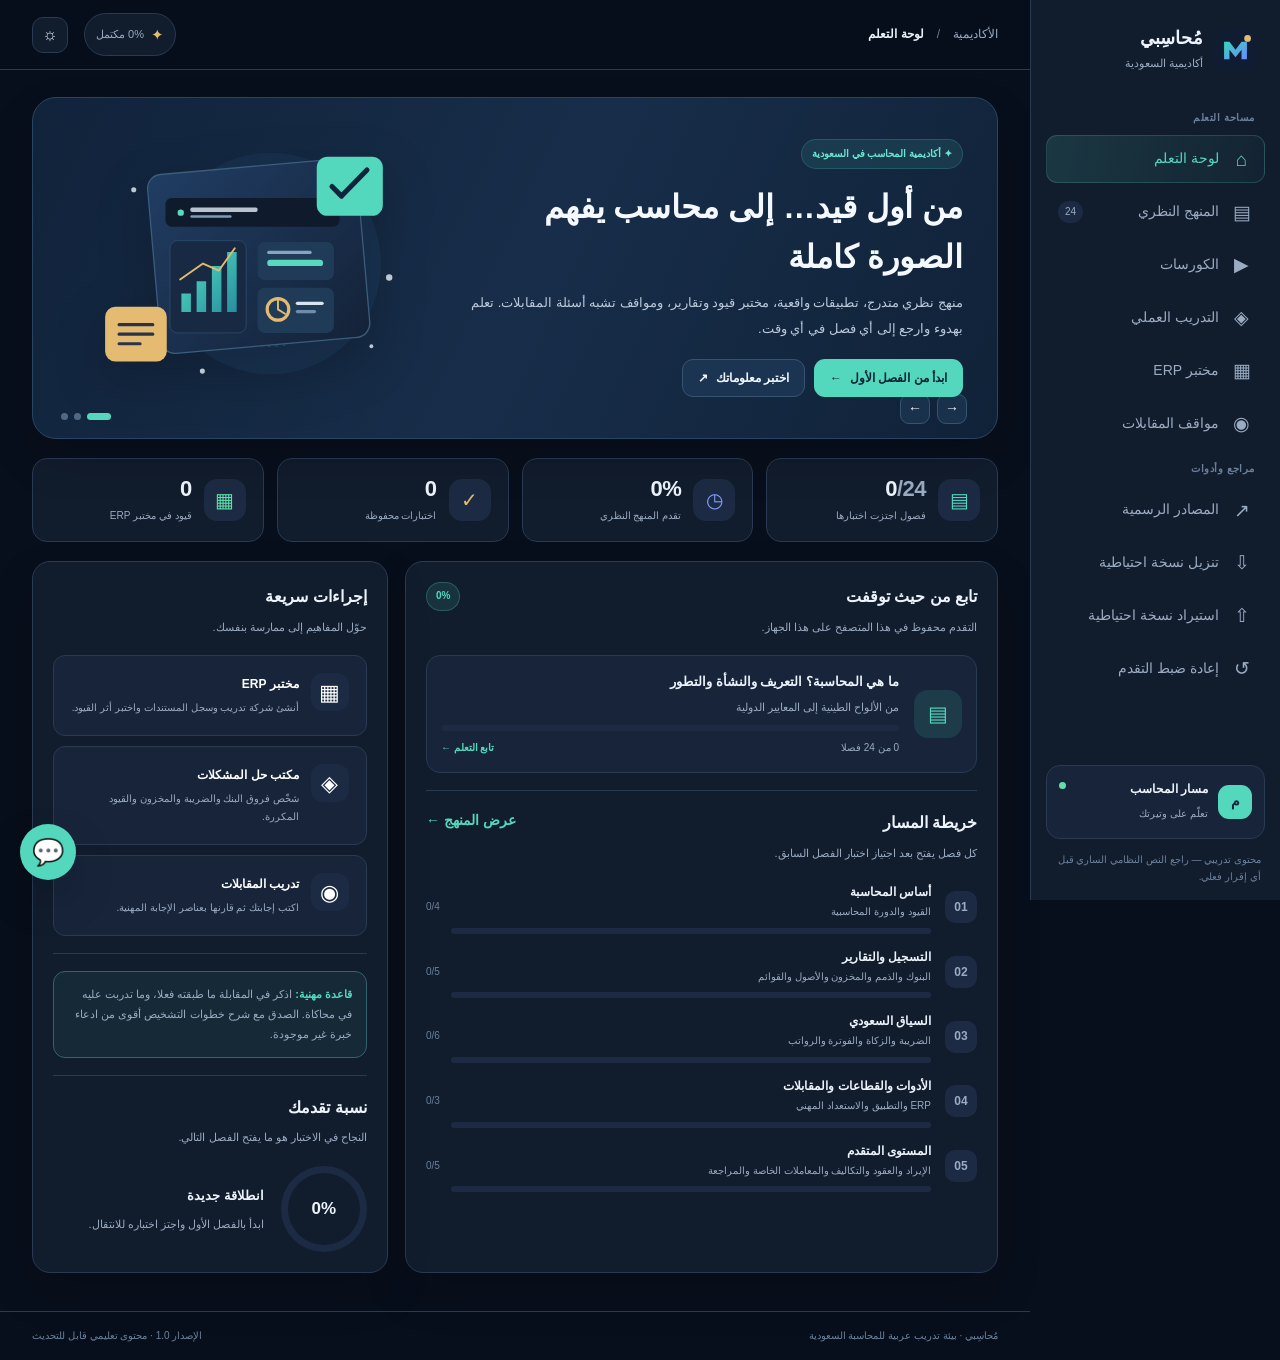
<file: index.html>
<!doctype html>
<html lang="ar" dir="rtl">
<head>
  <meta charset="utf-8">
  <meta name="viewport" content="width=device-width, initial-scale=1">
  <meta name="theme-color" content="#0b1120">
  <meta name="description" content="مُحاسِبي السعودية — مسار تعليمي تفاعلي للمحاسبة والضرائب والزكاة والتطبيق العملي في السعودية.">
  <title>مُحاسِبي | أكاديمية المحاسبة السعودية</title>
  <link rel="icon" href="assets/mark.svg" type="image/svg+xml">
  <link rel="stylesheet" href="styles.css">
  <link rel="stylesheet" href="extras.css">
</head>
<body>
  <div class="app-shell">
    <aside class="sidebar" id="sidebar">
      <a class="brand" href="#home" aria-label="مُحاسِبي — الرئيسية">
        <span class="brand-mark"><img src="assets/mark.svg" alt=""></span>
        <span><strong>مُحاسِبي</strong><small>أكاديمية السعودية</small></span>
      </a>
      <div class="sidebar-label">مساحة التعلم</div>
      <nav class="nav-list" aria-label="القائمة الرئيسية">
        <button class="nav-link active" data-view="home"><span class="nav-icon">⌂</span><span>لوحة التعلم</span></button>
        <button class="nav-link" data-view="theory"><span class="nav-icon">▤</span><span>المنهج النظري</span><span class="nav-count" id="theory-count">18</span></button>
        <button class="nav-link" data-view="courses"><span class="nav-icon">▶</span><span>الكورسات</span></button>
        <button class="nav-link" data-view="practice"><span class="nav-icon">◈</span><span>التدريب العملي</span></button>
        <button class="nav-link" data-view="erp"><span class="nav-icon">▦</span><span>مختبر ERP</span></button>
        <button class="nav-link" data-view="interview"><span class="nav-icon">◉</span><span>مواقف المقابلات</span></button>
      </nav>
      <div class="sidebar-label">مراجع وأدوات</div>
      <nav class="nav-list">
        <button class="nav-link" data-view="resources"><span class="nav-icon">↗</span><span>المصادر الرسمية</span></button>
        <button class="nav-link" data-action="export"><span class="nav-icon">⇩</span><span>تنزيل نسخة احتياطية</span></button>
        <button class="nav-link" data-action="import-backup"><span class="nav-icon">⇧</span><span>استيراد نسخة احتياطية</span></button>
        <button class="nav-link" data-action="reset"><span class="nav-icon">↺</span><span>إعادة ضبط التقدم</span></button>
      </nav>
      <div class="sidebar-bottom">
        <div class="profile-mini"><span class="profile-avatar">م</span><div><strong>مسار المحاسب</strong><small>تعلّم على وتيرتك</small></div><span class="online-dot"></span></div>
        <div class="sidebar-note">محتوى تدريبي — راجع النص النظامي الساري قبل أي إقرار فعلي.</div>
      </div>
    </aside>

    <main class="main-area">
      <header class="topbar">
        <div class="topbar-start">
          <button class="icon-button mobile-menu" id="mobile-menu" aria-label="فتح القائمة">☰</button>
          <div class="breadcrumb"><span>الأكاديمية</span><span class="crumb-sep">/</span><strong id="breadcrumb-current">لوحة التعلم</strong></div>
        </div>
        <div class="topbar-actions">
          <div class="streak"><span>✦</span><span id="top-progress">0% مكتمل</span></div>
          <button class="icon-button" id="theme-toggle" title="تبديل المظهر" aria-label="تبديل المظهر">☼</button>
        </div>
      </header>
      <div class="content-wrap" id="app-content" tabindex="-1">
        <section class="view active" id="view-home"></section>
        <section class="view" id="view-theory"></section>
        <section class="view" id="view-courses"></section>
        <section class="view" id="view-practice"></section>
        <section class="view" id="view-erp"></section>
        <section class="view" id="view-interview"></section>
        <section class="view" id="view-resources"></section>
      </div>
      <footer class="app-footer"><span>مُحاسِبي · بيئة تدريب عربية للمحاسبة السعودية</span><span>الإصدار 1.0 · محتوى تعليمي قابل للتحديث</span></footer>
    </main>
  </div>

  <div id="modal-root"></div>
  <div id="toast-region" class="toast-region" aria-live="polite"></div>
  <input type="file" id="import-backup" accept="application/json" hidden>
  <script src="content.js"></script>
  <script src="book-1.js"></script>
  <script src="app.js"></script>
  <script src="courses.js"></script>
  <script src="chat.js"></script>
</body>
</html>
</file>
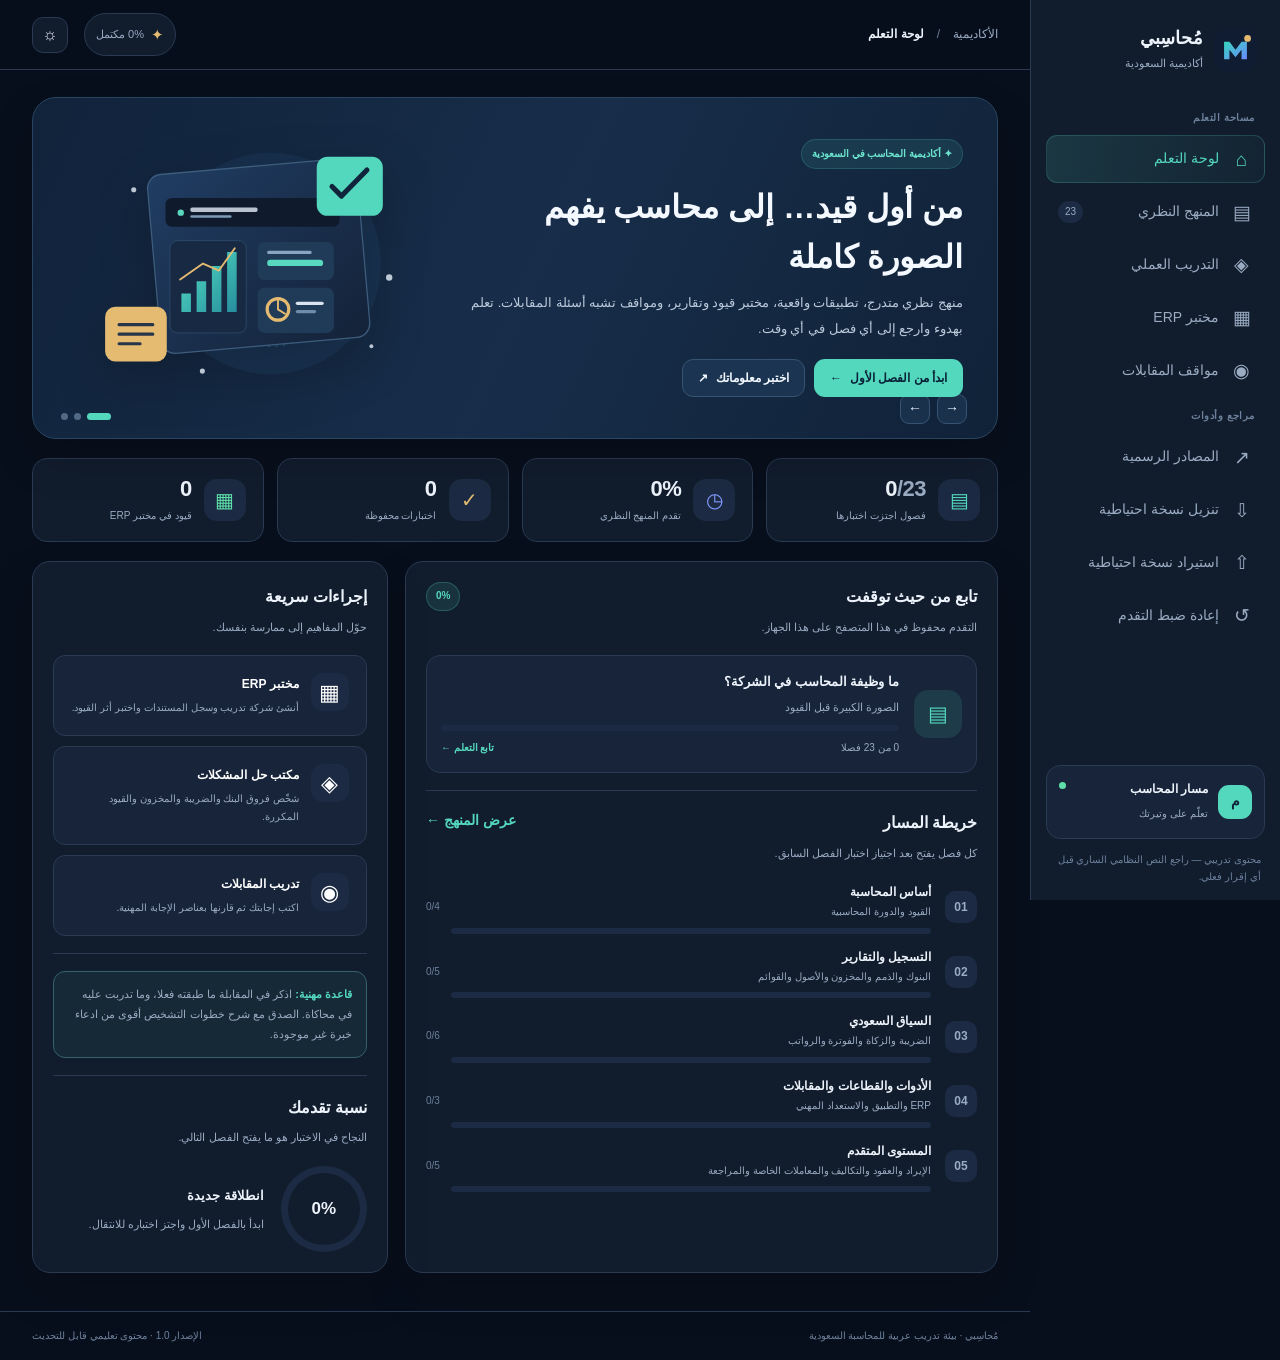
<file: muhasibi-saudi-site/index.html>
<!doctype html>
<html lang="ar" dir="rtl">
<head>
  <meta charset="utf-8">
  <meta name="viewport" content="width=device-width, initial-scale=1">
  <meta name="theme-color" content="#0b1120">
  <meta name="description" content="مُحاسِبي السعودية — مسار تعليمي تفاعلي للمحاسبة والضرائب والزكاة والتطبيق العملي في السعودية.">
  <title>مُحاسِبي | أكاديمية المحاسبة السعودية</title>
  <link rel="icon" href="assets/mark.svg" type="image/svg+xml">
  <link rel="stylesheet" href="styles.css">
</head>
<body>
  <div class="app-shell">
    <aside class="sidebar" id="sidebar">
      <a class="brand" href="#home" aria-label="مُحاسِبي — الرئيسية">
        <span class="brand-mark"><img src="assets/mark.svg" alt=""></span>
        <span><strong>مُحاسِبي</strong><small>أكاديمية السعودية</small></span>
      </a>
      <div class="sidebar-label">مساحة التعلم</div>
      <nav class="nav-list" aria-label="القائمة الرئيسية">
        <button class="nav-link active" data-view="home"><span class="nav-icon">⌂</span><span>لوحة التعلم</span></button>
        <button class="nav-link" data-view="theory"><span class="nav-icon">▤</span><span>المنهج النظري</span><span class="nav-count" id="theory-count">18</span></button>
        <button class="nav-link" data-view="practice"><span class="nav-icon">◈</span><span>التدريب العملي</span></button>
        <button class="nav-link" data-view="erp"><span class="nav-icon">▦</span><span>مختبر ERP</span></button>
        <button class="nav-link" data-view="interview"><span class="nav-icon">◉</span><span>مواقف المقابلات</span></button>
      </nav>
      <div class="sidebar-label">مراجع وأدوات</div>
      <nav class="nav-list">
        <button class="nav-link" data-view="resources"><span class="nav-icon">↗</span><span>المصادر الرسمية</span></button>
        <button class="nav-link" data-action="export"><span class="nav-icon">⇩</span><span>تنزيل نسخة احتياطية</span></button>
        <button class="nav-link" data-action="import-backup"><span class="nav-icon">⇧</span><span>استيراد نسخة احتياطية</span></button>
        <button class="nav-link" data-action="reset"><span class="nav-icon">↺</span><span>إعادة ضبط التقدم</span></button>
      </nav>
      <div class="sidebar-bottom">
        <div class="profile-mini"><span class="profile-avatar">م</span><div><strong>مسار المحاسب</strong><small>تعلّم على وتيرتك</small></div><span class="online-dot"></span></div>
        <div class="sidebar-note">محتوى تدريبي — راجع النص النظامي الساري قبل أي إقرار فعلي.</div>
      </div>
    </aside>

    <main class="main-area">
      <header class="topbar">
        <div class="topbar-start">
          <button class="icon-button mobile-menu" id="mobile-menu" aria-label="فتح القائمة">☰</button>
          <div class="breadcrumb"><span>الأكاديمية</span><span class="crumb-sep">/</span><strong id="breadcrumb-current">لوحة التعلم</strong></div>
        </div>
        <div class="topbar-actions">
          <div class="streak"><span>✦</span><span id="top-progress">0% مكتمل</span></div>
          <button class="icon-button" id="theme-toggle" title="تبديل المظهر" aria-label="تبديل المظهر">☼</button>
        </div>
      </header>
      <div class="content-wrap" id="app-content" tabindex="-1">
        <section class="view active" id="view-home"></section>
        <section class="view" id="view-theory"></section>
        <section class="view" id="view-practice"></section>
        <section class="view" id="view-erp"></section>
        <section class="view" id="view-interview"></section>
        <section class="view" id="view-resources"></section>
      </div>
      <footer class="app-footer"><span>مُحاسِبي · بيئة تدريب عربية للمحاسبة السعودية</span><span>الإصدار 1.0 · محتوى تعليمي قابل للتحديث</span></footer>
    </main>
  </div>

  <div id="modal-root"></div>
  <div id="toast-region" class="toast-region" aria-live="polite"></div>
  <input type="file" id="import-backup" accept="application/json" hidden>
  <script src="content.js"></script>
  <script src="app.js"></script>
</body>
</html>
</file>
<file: styles.css>
:root{--bg:#080f1c;--panel:#111c2d;--panel-2:#17243a;--panel-3:#1c2b43;--line:#293a52;--text:#edf3fb;--muted:#9aabc2;--faint:#6c809b;--teal:#54d8bd;--teal-2:#2ba993;--blue:#829bff;--gold:#e4ba71;--red:#ff7d8b;--green:#5fe0aa;--shadow:0 20px 45px rgba(0,0,0,.16);--radius:18px;--radius-sm:12px;--sidebar:250px;font-family:Tahoma,Arial,"Segoe UI",sans-serif;color-scheme:dark}
:root[data-theme="light"]{--bg:#f3f6fb;--panel:#fff;--panel-2:#f6f8fc;--panel-3:#edf2f9;--line:#dce4ef;--text:#17283e;--muted:#5d6f86;--faint:#8694a6;--teal:#167f71;--teal-2:#136a60;--blue:#4868d7;--gold:#956719;--red:#c44759;--green:#168c59;--shadow:0 14px 32px rgba(28,49,83,.08);color-scheme:light}
*{box-sizing:border-box}html{scroll-behavior:smooth}body{margin:0;background:var(--bg);color:var(--text);font:14px/1.85 Tahoma,Arial,"Segoe UI",sans-serif;min-height:100vh}button,input,select,textarea{font:inherit}button{cursor:pointer}a{color:var(--teal);text-decoration:none}a:hover{text-decoration:underline}button:focus-visible,a:focus-visible,input:focus-visible,select:focus-visible,textarea:focus-visible{outline:2px solid var(--teal);outline-offset:3px}button:disabled{opacity:.45;cursor:not-allowed}.app-shell{min-height:100vh}.sidebar{position:fixed;z-index:20;top:0;right:0;bottom:0;width:var(--sidebar);background:var(--panel);border-left:1px solid var(--line);display:flex;flex-direction:column;padding:20px 15px 15px;overflow-y:auto}.brand{display:flex;align-items:center;gap:11px;padding:7px 8px 23px;color:var(--text);text-decoration:none}.brand:hover{text-decoration:none}.brand-mark{width:43px;height:43px;display:grid;place-items:center;border-radius:14px;overflow:hidden}.brand-mark img{width:100%;height:100%}.brand strong{display:block;font-size:18px;line-height:1.3;letter-spacing:.2px}.brand small{display:block;color:var(--muted);font-size:11px;margin-top:3px}.sidebar-label{font-size:10px;color:var(--faint);letter-spacing:.6px;padding:12px 10px 8px;font-weight:800}.nav-list{display:grid;gap:5px}.nav-link{display:flex;align-items:center;gap:11px;text-align:right;border:1px solid transparent;background:transparent;color:var(--muted);padding:10px 11px;border-radius:11px;width:100%;transition:.2s}.nav-link:hover{background:var(--panel-2);color:var(--text)}.nav-link.active{background:linear-gradient(100deg,rgba(84,216,189,.15),rgba(84,216,189,.04));border-color:rgba(84,216,189,.2);color:var(--teal)}.nav-icon{font-size:19px;width:23px;text-align:center;color:inherit;line-height:1}.nav-link span:nth-child(2){flex:1}.nav-count{font-size:10px;color:var(--muted);background:var(--panel-3);padding:2px 7px;border-radius:99px}.sidebar-bottom{margin-top:auto;padding-top:25px}.profile-mini{display:flex;gap:10px;align-items:center;padding:12px;background:var(--panel-2);border:1px solid var(--line);border-radius:14px}.profile-avatar{width:34px;height:34px;border-radius:11px;display:grid;place-items:center;color:#0d2438;background:var(--teal);font-weight:900}.profile-mini strong{font-size:12px;display:block}.profile-mini small{font-size:10px;color:var(--muted)}.online-dot{width:7px;height:7px;background:var(--green);border-radius:50%;margin-right:auto;align-self:start;margin-top:4px}.sidebar-note{font-size:10px;line-height:1.7;color:var(--faint);padding:12px 4px 0}.main-area{margin-right:var(--sidebar);min-height:100vh;display:flex;flex-direction:column}.topbar{height:70px;border-bottom:1px solid var(--line);background:color-mix(in srgb,var(--bg) 87%,transparent);backdrop-filter:blur(14px);position:sticky;top:0;z-index:12;display:flex;justify-content:space-between;align-items:center;padding:0 32px}.topbar-start,.topbar-actions,.breadcrumb{display:flex;align-items:center;gap:13px}.breadcrumb{font-size:12px;color:var(--muted)}.breadcrumb strong{font-weight:700;color:var(--text)}.crumb-sep{color:var(--faint)}.topbar-actions{gap:16px}.streak{color:var(--muted);font-size:11px;display:flex;gap:7px;align-items:center;background:var(--panel);border:1px solid var(--line);padding:7px 11px;border-radius:99px}.streak span:first-child{color:var(--gold);font-size:15px}.icon-button{width:36px;height:36px;display:grid;place-items:center;background:var(--panel);border:1px solid var(--line);color:var(--text);border-radius:11px;font-size:17px;transition:.18s}.icon-button:hover{border-color:var(--teal);color:var(--teal)}.mobile-menu{display:none}.content-wrap{max-width:1550px;width:100%;margin:0 auto;padding:27px 32px 38px;flex:1}.view{display:none;animation:fadeIn .25s ease}.view.active{display:block}@keyframes fadeIn{from{opacity:.5;transform:translateY(5px)}to{opacity:1;transform:translateY(0)}}.app-footer{display:flex;justify-content:space-between;gap:20px;border-top:1px solid var(--line);padding:15px 32px;color:var(--faint);font-size:10px}
/* foundational elements */
.kicker{display:flex;align-items:center;gap:8px;color:var(--teal);font-size:11px;font-weight:800;letter-spacing:.4px}.kicker:before{content:"";width:17px;height:2px;background:var(--teal);border-radius:3px}.page-heading{display:flex;justify-content:space-between;align-items:flex-end;gap:20px;margin:3px 0 24px}.page-heading h1{font-size:27px;line-height:1.4;margin:7px 0 5px;letter-spacing:-.4px}.page-heading p{color:var(--muted);margin:0;max-width:760px;font-size:13px}.heading-actions{display:flex;gap:9px;flex-wrap:wrap}.btn{border:1px solid transparent;border-radius:11px;padding:9px 15px;font-weight:700;font-size:12px;transition:.18s;display:inline-flex;align-items:center;justify-content:center;gap:8px;line-height:1.5}.btn-primary{background:var(--teal);color:#082137}.btn-primary:hover{background:color-mix(in srgb,var(--teal) 82%,white);transform:translateY(-1px)}.btn-secondary{background:var(--panel-2);border-color:var(--line);color:var(--text)}.btn-secondary:hover{border-color:var(--teal);color:var(--teal)}.btn-ghost{background:transparent;color:var(--muted);border-color:var(--line)}.btn-danger{background:rgba(255,125,139,.12);border-color:rgba(255,125,139,.24);color:var(--red)}.btn-sm{padding:6px 10px;font-size:11px;border-radius:9px}.text-button{background:none;border:0;padding:0;color:var(--teal);font-weight:700}.surface{background:var(--panel);border:1px solid var(--line);border-radius:var(--radius);box-shadow:var(--shadow)}.surface-flat{background:var(--panel-2);border:1px solid var(--line);border-radius:var(--radius-sm)}.surface-pad{padding:20px}.section-title{font-size:16px;margin:0 0 5px;font-weight:800}.section-subtitle{font-size:11px;color:var(--muted);margin:0}.muted{color:var(--muted)}.faint{color:var(--faint)}.small{font-size:11px}.tiny{font-size:10px}.tag{display:inline-flex;align-items:center;gap:5px;font-size:10px;font-weight:700;border-radius:99px;padding:4px 9px;background:var(--panel-3);color:var(--muted);white-space:nowrap}.tag.teal{color:var(--teal);background:color-mix(in srgb,var(--teal) 12%,var(--panel));border:1px solid color-mix(in srgb,var(--teal) 25%,transparent)}.tag.gold{color:var(--gold);background:color-mix(in srgb,var(--gold) 12%,var(--panel))}.tag.red{color:var(--red);background:color-mix(in srgb,var(--red) 12%,var(--panel))}.tag.green{color:var(--green);background:color-mix(in srgb,var(--green) 12%,var(--panel))}.divider{border:0;border-top:1px solid var(--line);margin:17px 0}.empty-state{text-align:center;padding:38px 20px;color:var(--muted)}.empty-state .empty-icon{font-size:36px;color:var(--teal);margin-bottom:10px}.empty-state h3{color:var(--text);margin:5px 0}.empty-state p{max-width:460px;margin:0 auto 15px;font-size:12px}.grid{display:grid;gap:16px}.grid-2{grid-template-columns:repeat(2,minmax(0,1fr))}.grid-3{grid-template-columns:repeat(3,minmax(0,1fr))}.grid-4{grid-template-columns:repeat(4,minmax(0,1fr))}.split-layout{display:grid;grid-template-columns:minmax(0,1.5fr) minmax(270px,.8fr);gap:18px}.inline-note{padding:12px 14px;border:1px solid color-mix(in srgb,var(--gold) 33%,var(--line));background:color-mix(in srgb,var(--gold) 8%,var(--panel));border-radius:12px;color:var(--muted);font-size:11px}.inline-note strong{color:var(--gold)}.inline-note.info{background:color-mix(in srgb,var(--teal) 7%,var(--panel));border-color:color-mix(in srgb,var(--teal) 25%,var(--line))}.inline-note.info strong{color:var(--teal)}
/* home */
.hero-carousel{position:relative;min-height:330px;overflow:hidden;border-radius:24px;background:linear-gradient(115deg,#11233b 0%,#172d49 52%,#102238 100%);border:1px solid #284561;box-shadow:var(--shadow);display:grid;grid-template-columns:1.12fr .88fr;align-items:center;padding:30px 34px;margin-bottom:18px}.hero-copy{max-width:650px;position:relative;z-index:2}.hero-copy .hero-overline{display:inline-flex;gap:7px;align-items:center;color:#6ce3ce;background:rgba(84,216,189,.11);border:1px solid rgba(84,216,189,.19);border-radius:99px;padding:5px 10px;font-size:10px;font-weight:800}.hero-copy h1{font-size:32px;line-height:1.55;margin:14px 0 8px;color:#f4f8ff;max-width:600px}.hero-copy p{font-size:13px;color:#bbcadb;line-height:2;margin:0 0 17px;max-width:580px}.hero-actions{display:flex;gap:9px;flex-wrap:wrap}.hero-carousel .btn-secondary{background:#1b3451;border-color:#365472;color:#f2f8ff}.hero-visual{height:280px;display:flex;align-items:center;justify-content:center;position:relative}.hero-visual img{width:min(100%,440px);max-height:300px;object-fit:contain;filter:drop-shadow(0 18px 25px rgba(0,0,0,.2))}.slide-dots{position:absolute;bottom:18px;left:28px;display:flex;align-items:center;gap:6px}.slide-dot{border:0;width:7px;height:7px;border-radius:100px;padding:0;background:#516984}.slide-dot.active{width:24px;background:#54d8bd}.hero-arrows{display:flex;gap:7px;position:absolute;bottom:14px;right:30px}.hero-arrows button{width:30px;height:30px;border-radius:9px;border:1px solid #365472;background:#1a314c;color:#eaf4ff}.stats-row{display:grid;grid-template-columns:repeat(4,minmax(0,1fr));gap:13px;margin:19px 0}.stat-card{padding:16px 17px;border-radius:15px;background:var(--panel);border:1px solid var(--line);display:flex;align-items:center;gap:12px;min-width:0}.stat-icon{width:42px;height:42px;border-radius:13px;background:var(--panel-3);display:grid;place-items:center;font-size:20px;flex-shrink:0}.stat-card:nth-child(1) .stat-icon{color:var(--teal)}.stat-card:nth-child(2) .stat-icon{color:var(--blue)}.stat-card:nth-child(3) .stat-icon{color:var(--gold)}.stat-card:nth-child(4) .stat-icon{color:var(--green)}.stat-value{font-size:22px;font-weight:900;line-height:1.3;letter-spacing:-.5px}.stat-label{font-size:10px;color:var(--muted);margin-top:3px}.dashboard-grid{display:grid;grid-template-columns:minmax(0,1.25fr) minmax(300px,.75fr);gap:17px}.panel-head{display:flex;justify-content:space-between;align-items:flex-start;gap:15px;margin-bottom:18px}.continue-card{display:flex;gap:15px;align-items:center;padding:14px;background:var(--panel-2);border:1px solid var(--line);border-radius:14px}.continue-icon{width:48px;height:48px;flex-shrink:0;display:grid;place-items:center;border-radius:14px;background:rgba(84,216,189,.12);color:var(--teal);font-size:21px}.continue-card h3{font-size:13px;margin:0 0 3px}.continue-card p{font-size:11px;color:var(--muted);margin:0 0 8px}.progress-track{height:6px;background:var(--panel-3);border-radius:99px;overflow:hidden}.progress-track span{height:100%;display:block;background:linear-gradient(90deg,var(--teal),var(--blue));border-radius:inherit;transition:width .35s}.continue-meta{display:flex;justify-content:space-between;align-items:center;font-size:10px;color:var(--muted);gap:10px;margin-top:8px}.roadmap{display:grid;gap:12px}.roadmap-item{display:grid;grid-template-columns:35px 1fr auto;align-items:center;gap:11px}.roadmap-number{width:32px;height:32px;border-radius:10px;background:var(--panel-3);display:grid;place-items:center;color:var(--muted);font-size:12px;font-weight:800}.roadmap-item.done .roadmap-number{color:#09263b;background:var(--teal)}.roadmap-text strong{display:block;font-size:12px}.roadmap-text small{display:block;font-size:10px;color:var(--muted)}.roadmap-item .roadmap-status{font-size:10px;color:var(--faint)}.quick-cards{display:grid;grid-template-columns:repeat(3,minmax(0,1fr));gap:13px;margin-top:18px}.quick-card{padding:17px;display:flex;gap:12px;align-items:flex-start;transition:.2s}.quick-card:hover{transform:translateY(-2px);border-color:color-mix(in srgb,var(--teal) 45%,var(--line))}.quick-card-icon{font-size:22px;width:38px;height:38px;border-radius:12px;background:var(--panel-3);display:grid;place-items:center;flex-shrink:0}.quick-card h3{font-size:12px;margin:0 0 4px}.quick-card p{font-size:10px;color:var(--muted);margin:0}
/* course */
.course-layout{display:grid;grid-template-columns:295px minmax(0,1fr);gap:17px;align-items:start}.course-sidebar{position:sticky;top:91px;max-height:calc(100vh - 118px);overflow:auto;padding:14px}.course-sidebar-top{padding:7px 7px 15px}.course-sidebar-top h3{font-size:14px;margin:0 0 5px}.course-sidebar-top p{margin:0;color:var(--muted);font-size:10px}.course-search{width:100%;background:var(--bg);border:1px solid var(--line);color:var(--text);padding:9px 11px;border-radius:10px;margin:0 0 14px}.module-group-label{font-size:10px;color:var(--faint);font-weight:800;padding:12px 8px 7px}.module-link{width:100%;display:grid;grid-template-columns:27px 1fr 16px;gap:8px;align-items:center;text-align:right;background:transparent;color:var(--muted);border:1px solid transparent;padding:9px 8px;border-radius:10px;margin-bottom:3px}.module-link:hover{background:var(--panel-2);color:var(--text)}.module-link.active{background:rgba(84,216,189,.1);border-color:rgba(84,216,189,.18);color:var(--text)}.module-link.locked{opacity:.5}.module-n{width:25px;height:25px;border-radius:8px;background:var(--panel-3);display:grid;place-items:center;font-size:10px;font-weight:800}.module-link.done .module-n{background:var(--teal);color:#092539}.module-link.active .module-n{color:var(--teal);background:rgba(84,216,189,.13)}.module-title{font-size:11px;line-height:1.6}.module-status{font-size:12px;text-align:center}.lesson-main{min-width:0}.lesson-banner{padding:23px 25px;background:linear-gradient(115deg,rgba(84,216,189,.1),transparent 65%),var(--panel);border:1px solid var(--line);border-radius:18px;margin-bottom:16px;position:relative;overflow:hidden}.lesson-banner:after{content:"";position:absolute;left:-35px;top:-65px;width:190px;height:190px;border:1px solid rgba(84,216,189,.12);border-radius:50%;box-shadow:0 0 0 22px rgba(84,216,189,.025),0 0 0 45px rgba(84,216,189,.02);pointer-events:none}.lesson-banner h1{font-size:23px;line-height:1.5;margin:8px 0 6px}.lesson-banner p{font-size:12px;color:var(--muted);margin:0;max-width:760px}.lesson-meta{display:flex;gap:7px;flex-wrap:wrap;margin-top:14px}.lesson-section{padding:20px;margin-bottom:13px}.lesson-section h2{font-size:16px;margin:0 0 10px;display:flex;align-items:center;gap:9px}.lesson-section h2:before{content:"";width:4px;height:19px;border-radius:3px;background:var(--teal)}.lesson-section p{color:var(--muted);line-height:2.1;margin:0 0 10px;font-size:13px}.lesson-section p:last-child{margin-bottom:0}.lesson-example{padding:17px 19px;background:rgba(228,186,113,.07);border:1px solid rgba(228,186,113,.22);border-radius:14px;margin-bottom:14px}.lesson-example h3{font-size:12px;color:var(--gold);margin:0 0 6px}.lesson-example p{color:var(--muted);font-size:12px;margin:0;line-height:2}.goal-list{display:grid;gap:8px;margin-top:12px}.goal-item{display:flex;align-items:flex-start;gap:9px;color:var(--muted);font-size:11px}.goal-check{width:18px;height:18px;border-radius:6px;display:grid;place-items:center;background:var(--panel-3);color:var(--teal);flex-shrink:0;font-size:11px}.lesson-bottom{display:flex;justify-content:space-between;align-items:center;gap:12px;padding:15px 18px;background:var(--panel);border:1px solid var(--line);border-radius:14px;flex-wrap:wrap}.quiz-card{padding:19px;border:1px solid var(--line);background:var(--panel-2);border-radius:14px;margin-top:14px}.quiz-card h3{font-size:14px;margin:0 0 7px}.quiz-card p{font-size:11px;color:var(--muted);margin:0 0 12px}.lesson-lock{padding:35px 20px;text-align:center}.lesson-lock .lock-emoji{font-size:35px;color:var(--gold)}.lesson-lock h2{font-size:20px}.lesson-lock p{color:var(--muted);max-width:480px;margin:0 auto 16px;font-size:12px}
/* quiz dialog */
.modal-backdrop{position:fixed;z-index:50;inset:0;background:rgba(3,8,16,.76);backdrop-filter:blur(8px);display:grid;place-items:center;padding:20px}.modal{width:min(750px,100%);max-height:min(88vh,900px);overflow:auto;border:1px solid var(--line);background:var(--panel);border-radius:22px;box-shadow:0 40px 100px rgba(0,0,0,.35)}.modal-wide{width:min(1000px,100%)}.modal-head{display:flex;justify-content:space-between;align-items:flex-start;gap:15px;padding:21px 23px;border-bottom:1px solid var(--line);position:sticky;top:0;background:var(--panel);z-index:4}.modal-head h2{margin:4px 0;font-size:18px}.modal-head p{margin:0;color:var(--muted);font-size:11px}.modal-body{padding:22px}.modal-close{border:1px solid var(--line);background:var(--panel-2);color:var(--text);width:33px;height:33px;border-radius:9px;font-size:18px}.quiz-top{display:flex;justify-content:space-between;gap:12px;align-items:center;margin-bottom:20px}.quiz-progress{flex:1}.quiz-progress-label{display:flex;justify-content:space-between;color:var(--muted);font-size:10px;margin-bottom:6px}.timer{display:flex;align-items:center;gap:6px;font-weight:800;color:var(--gold);background:rgba(228,186,113,.1);border:1px solid rgba(228,186,113,.18);padding:8px 12px;border-radius:11px;min-width:82px;justify-content:center}.timer.urgent{color:var(--red);background:rgba(255,125,139,.1);border-color:rgba(255,125,139,.25)}.question-text{font-size:18px;font-weight:800;line-height:1.8;margin:0 0 17px}.quiz-options{display:grid;gap:10px}.quiz-option{display:flex;align-items:center;gap:12px;text-align:right;color:var(--text);background:var(--panel-2);border:1px solid var(--line);padding:13px 14px;border-radius:12px;width:100%;font-size:12px;transition:.15s}.quiz-option:hover:not(:disabled){border-color:var(--teal);background:color-mix(in srgb,var(--teal) 6%,var(--panel-2))}.quiz-option.selected{border-color:var(--teal);background:rgba(84,216,189,.1)}.option-letter{width:27px;height:27px;display:grid;place-items:center;border-radius:8px;background:var(--panel-3);color:var(--muted);font-size:11px;font-weight:800;flex-shrink:0}.quiz-option.selected .option-letter{background:var(--teal);color:#0a2738}.quiz-feedback{padding:13px;border-radius:12px;font-size:12px;margin-top:13px}.quiz-feedback.good{border:1px solid rgba(95,224,170,.22);background:rgba(95,224,170,.08);color:var(--green)}.quiz-feedback.bad{border:1px solid rgba(255,125,139,.22);background:rgba(255,125,139,.08);color:var(--red)}.quiz-controls{display:flex;justify-content:space-between;align-items:center;gap:12px;border-top:1px solid var(--line);margin-top:22px;padding-top:17px}.result-score{font-size:52px;font-weight:900;line-height:1.2;color:var(--teal);text-align:center}.result-ring{width:150px;height:150px;border-radius:50%;border:9px solid var(--panel-3);border-top-color:var(--teal);display:grid;place-items:center;margin:0 auto 18px}.result-ring strong{font-size:30px}.result-title{text-align:center;font-size:22px;margin:0 0 5px}.result-subtitle{text-align:center;color:var(--muted);font-size:12px;margin:0 auto 20px;max-width:480px}.review-list{display:grid;gap:8px;max-height:240px;overflow:auto}.review-item{padding:10px;border-radius:10px;background:var(--panel-2);font-size:11px}.review-item strong{display:block;margin-bottom:3px}.review-item .right-answer{color:var(--green)}.review-item .wrong-answer{color:var(--red)}
/* practice */
.practice-tabs,.erp-tabs{display:flex;gap:5px;background:var(--panel-2);padding:5px;border-radius:12px;border:1px solid var(--line);width:max-content;max-width:100%;overflow:auto;margin-bottom:17px}.tab-button{padding:8px 13px;border:0;background:transparent;color:var(--muted);border-radius:8px;font-size:11px;white-space:nowrap}.tab-button.active{background:var(--panel);box-shadow:0 2px 9px rgba(0,0,0,.08);color:var(--teal);font-weight:800}.case-grid{display:grid;grid-template-columns:repeat(2,minmax(0,1fr));gap:14px}.case-card{padding:18px;display:flex;flex-direction:column;gap:10px;min-width:0}.case-card-head{display:flex;align-items:flex-start;justify-content:space-between;gap:10px}.case-icon{width:43px;height:43px;border-radius:13px;background:var(--panel-3);display:grid;place-items:center;font-size:21px;flex-shrink:0}.case-card h3{margin:0;font-size:14px}.case-card p{margin:0;color:var(--muted);font-size:11px;line-height:1.9}.case-card .case-foot{margin-top:auto;padding-top:12px;display:flex;align-items:center;justify-content:space-between;gap:10px}.case-steps{display:grid;gap:10px}.case-step{display:grid;grid-template-columns:38px 1fr;gap:12px;padding:13px;border:1px solid var(--line);border-radius:12px;background:var(--panel-2)}.case-step-number{width:35px;height:35px;border-radius:10px;background:var(--panel-3);display:grid;place-items:center;color:var(--teal);font-weight:900}.case-step h4{font-size:12px;margin:0 0 4px}.case-step p{font-size:11px;color:var(--muted);margin:0}.interview-card{padding:18px}.interview-card h3{font-size:13px;margin:0 0 6px}.interview-card p{font-size:11px;color:var(--muted);margin:0 0 12px}.interview-answer{font-size:11px;background:var(--panel-2);border:1px solid var(--line);border-radius:11px;padding:12px;color:var(--text);line-height:2}
/* ERP */
.erp-company-bar{display:flex;align-items:center;justify-content:space-between;gap:12px;flex-wrap:wrap;padding:14px 16px;background:var(--panel);border:1px solid var(--line);border-radius:15px;margin-bottom:15px}.company-identity{display:flex;align-items:center;gap:11px}.company-logo{width:42px;height:42px;border-radius:12px;background:rgba(84,216,189,.13);color:var(--teal);display:grid;place-items:center;font-size:20px}.company-identity strong{display:block;font-size:12px}.company-identity small{display:block;color:var(--muted);font-size:10px}.erp-status{display:flex;gap:9px;flex-wrap:wrap;align-items:center}.erp-stat-grid{display:grid;grid-template-columns:repeat(4,minmax(0,1fr));gap:10px;margin:14px 0}.erp-stat{background:var(--panel-2);border:1px solid var(--line);border-radius:12px;padding:13px}.erp-stat span{display:block;color:var(--muted);font-size:10px}.erp-stat strong{font-size:20px;display:block;margin:4px 0;overflow-wrap:anywhere}.erp-stat small{font-size:9px;color:var(--faint)}.table-wrap{width:100%;overflow:auto;border:1px solid var(--line);border-radius:12px;background:var(--panel)}table{border-collapse:collapse;width:100%;min-width:600px;text-align:right;font-size:11px}th{background:var(--panel-2);font-weight:800;color:var(--muted);font-size:10px;white-space:nowrap}td,th{padding:11px 13px;border-bottom:1px solid var(--line);vertical-align:middle}tbody tr:last-child td{border-bottom:0}tbody tr:hover{background:color-mix(in srgb,var(--teal) 4%,var(--panel))}td.numeric,th.numeric{text-align:left;font-variant-numeric:tabular-nums;white-space:nowrap}.table-empty{padding:26px;text-align:center;color:var(--muted)}.table-actions{display:flex;gap:6px}.erp-panel{padding:18px}.erp-panel-head{display:flex;align-items:flex-start;justify-content:space-between;gap:12px;flex-wrap:wrap;margin-bottom:14px}.erp-panel-head h2{margin:0 0 3px;font-size:15px}.erp-panel-head p{margin:0;color:var(--muted);font-size:10px}.toolbar{display:flex;gap:7px;flex-wrap:wrap;align-items:center}.field{display:grid;gap:5px;min-width:0}.field label{font-size:10px;font-weight:800;color:var(--muted)}.field input,.field select,.field textarea,.search-field{background:var(--bg);border:1px solid var(--line);border-radius:9px;padding:9px 10px;color:var(--text);min-width:0;width:100%;font-size:11px}.field textarea{resize:vertical;min-height:75px}.field input::placeholder,.field textarea::placeholder{color:var(--faint)}.form-grid{display:grid;grid-template-columns:repeat(2,minmax(0,1fr));gap:12px}.form-grid-3{display:grid;grid-template-columns:repeat(3,minmax(0,1fr));gap:12px}.form-span-2{grid-column:span 2}.journal-line{display:grid;grid-template-columns:minmax(130px,2fr) minmax(100px,1fr) minmax(100px,1fr) 35px;gap:8px;align-items:end;margin-bottom:8px}.journal-line .remove-line{height:35px;border:1px solid var(--line);background:var(--panel-2);color:var(--red);border-radius:8px}.journal-totals{display:flex;justify-content:space-between;align-items:center;flex-wrap:wrap;gap:10px;margin-top:14px;padding:13px;border-radius:11px;background:var(--panel-2);font-size:11px}.journal-balance.ok{color:var(--green)}.journal-balance.bad{color:var(--red)}.account-pill{display:inline-flex;align-items:center;gap:5px;font-size:10px;padding:4px 7px;border-radius:6px;background:var(--panel-3);color:var(--muted)}.report-grid{display:grid;grid-template-columns:repeat(2,minmax(0,1fr));gap:15px}.report-card{padding:17px}.report-card h3{font-size:13px;margin:0 0 13px}.report-row{display:flex;justify-content:space-between;gap:14px;padding:8px 0;border-bottom:1px dashed var(--line);font-size:11px}.report-row:last-child{border-bottom:0}.report-row span:first-child{color:var(--muted)}.report-row strong{font-variant-numeric:tabular-nums;white-space:nowrap}.report-total{padding-top:11px;margin-top:3px;border-top:1px solid var(--line);font-weight:900}.report-total span:first-child{color:var(--text)}.balance-warning{padding:10px 12px;border-radius:10px;font-size:11px;margin-bottom:12px}.balance-warning.ok{color:var(--green);background:rgba(95,224,170,.08)}.balance-warning.bad{color:var(--red);background:rgba(255,125,139,.08)}.doc-card{padding:14px;border:1px solid var(--line);background:var(--panel-2);border-radius:13px}.doc-card h4{font-size:12px;margin:0 0 4px}.doc-card p{font-size:10px;color:var(--muted);margin:0;line-height:1.8}.doc-card .doc-head{display:flex;justify-content:space-between;gap:10px;align-items:flex-start}.doc-card .doc-amount{font-size:16px;font-weight:900;margin-top:9px}.doc-card .doc-amount small{font-size:10px;font-weight:500;color:var(--muted)}.docs-grid{display:grid;grid-template-columns:repeat(2,minmax(0,1fr));gap:10px}.erp-welcome{padding:30px;text-align:center;background:linear-gradient(140deg,rgba(84,216,189,.09),transparent 48%),var(--panel);border:1px solid var(--line);border-radius:20px}.erp-welcome img{width:min(240px,60%);max-height:150px;object-fit:contain;margin:0 auto 10px}.erp-welcome h2{font-size:22px;margin:0 0 7px}.erp-welcome p{max-width:640px;margin:0 auto 18px;color:var(--muted);font-size:12px}.source-grid{display:grid;grid-template-columns:repeat(2,minmax(0,1fr));gap:11px}.source-card{display:flex;align-items:flex-start;gap:12px;padding:15px;text-decoration:none;color:var(--text);background:var(--panel);border:1px solid var(--line);border-radius:13px;transition:.18s}.source-card:hover{border-color:var(--teal);transform:translateY(-1px);text-decoration:none}.source-icon{width:36px;height:36px;display:grid;place-items:center;border-radius:10px;background:var(--panel-3);color:var(--teal);flex-shrink:0}.source-card strong{display:block;font-size:12px;margin-bottom:3px}.source-card p{font-size:10px;color:var(--muted);margin:0;line-height:1.8}.source-meta{display:flex;gap:8px;align-items:center;margin-top:7px}.source-meta span{font-size:9px;color:var(--teal)}
/* interview */
.interview-hero{padding:25px;background:linear-gradient(120deg,rgba(130,155,255,.13),transparent 60%),var(--panel);border:1px solid var(--line);border-radius:19px;margin-bottom:16px}.interview-hero h1{font-size:25px;margin:7px 0}.interview-hero p{color:var(--muted);max-width:820px;font-size:12px;margin:0}.scenario-box{padding:20px;border:1px solid var(--line);border-radius:16px;background:var(--panel)}.scenario-box h3{font-size:15px;margin:0 0 8px}.scenario-box .prompt{font-size:13px;line-height:2;color:var(--text)}.answer-textarea{width:100%;min-height:130px;background:var(--bg);border:1px solid var(--line);border-radius:12px;color:var(--text);padding:13px;font-size:12px;line-height:2;resize:vertical}.rubric{display:grid;gap:7px;margin-top:12px}.rubric li{color:var(--muted);font-size:11px}.scenario-nav{display:flex;gap:8px;justify-content:space-between;margin-top:14px;flex-wrap:wrap}
@media(max-width:1200px){:root{--sidebar:225px}.content-wrap{padding:23px 22px}.topbar{padding:0 22px}.hero-copy h1{font-size:28px}.hero-visual img{width:350px}.course-layout{grid-template-columns:265px minmax(0,1fr)}.grid-4,.stats-row,.erp-stat-grid{grid-template-columns:repeat(2,minmax(0,1fr))}.dashboard-grid{grid-template-columns:1fr}.quick-cards{grid-template-columns:repeat(3,minmax(0,1fr))}}
@media(max-width:900px){.sidebar{transform:translateX(105%);transition:transform .25s;box-shadow:var(--shadow)}.sidebar.open{transform:translateX(0)}.main-area{margin-right:0}.mobile-menu{display:grid}.topbar{height:62px}.hero-carousel{grid-template-columns:1fr;min-height:430px;padding:25px}.hero-copy{max-width:100%}.hero-copy h1{font-size:27px}.hero-visual{position:absolute;left:-40px;bottom:5px;width:250px;height:180px;opacity:.28}.hero-visual img{width:100%}.slide-dots{left:auto;right:27px}.hero-arrows{right:auto;left:26px}.course-layout{grid-template-columns:1fr}.course-sidebar{position:static;max-height:unset}.course-sidebar .module-list-wrap{display:grid;grid-template-columns:repeat(2,minmax(0,1fr));gap:3px}.module-group-label{grid-column:1/-1}.lesson-main{grid-row:1}.split-layout{grid-template-columns:1fr}.source-grid{grid-template-columns:1fr}.app-footer{padding:14px 22px}}
@media(max-width:620px){.content-wrap{padding:17px 13px 25px}.topbar{padding:0 13px}.topbar-actions{gap:8px}.streak{padding:6px 8px}.breadcrumb{font-size:10px;gap:7px}.hero-carousel{padding:20px;min-height:450px}.hero-copy h1{font-size:24px}.hero-copy p{font-size:12px}.stats-row,.grid-4,.erp-stat-grid{grid-template-columns:repeat(2,minmax(0,1fr));gap:9px}.stat-card{padding:12px;gap:9px}.stat-icon{width:35px;height:35px;font-size:17px}.stat-value{font-size:19px}.quick-cards,.grid-3,.grid-2,.case-grid,.report-grid,.docs-grid,.source-grid{grid-template-columns:1fr}.page-heading{display:block}.page-heading h1{font-size:23px}.heading-actions{margin-top:13px}.course-sidebar .module-list-wrap{grid-template-columns:1fr}.lesson-banner{padding:19px}.lesson-banner h1{font-size:20px}.lesson-section{padding:16px}.lesson-section h2{font-size:14px}.lesson-section p{font-size:12px}.lesson-bottom{align-items:stretch}.lesson-bottom .btn{flex:1}.app-footer{padding:13px;display:block;line-height:2}.app-footer span{display:block}.form-grid,.form-grid-3{grid-template-columns:1fr}.form-span-2{grid-column:span 1}.journal-line{grid-template-columns:1fr 1fr 1fr 30px;gap:5px}.journal-line .field label{font-size:9px}.journal-line .field select,.journal-line .field input{padding:8px 5px;font-size:10px}.journal-line .remove-line{height:34px}.modal-backdrop{padding:10px}.modal{border-radius:17px}.modal-head,.modal-body{padding:16px}.question-text{font-size:16px}.quiz-option{padding:10px;font-size:11px}.page-heading p{font-size:12px}.erp-panel{padding:12px}.source-card{padding:12px}}
@media(prefers-reduced-motion:reduce){*,*:before,*:after{scroll-behavior:auto!important;animation-duration:.01ms!important;transition-duration:.01ms!important}}

/* feedback and progress ornaments */
.toast-region{position:fixed;z-index:100;left:20px;bottom:20px;display:grid;gap:8px;width:min(360px,calc(100vw - 32px));pointer-events:none}.toast{padding:12px 15px;border-radius:12px;border:1px solid var(--line);background:var(--panel);box-shadow:var(--shadow);font-size:12px;opacity:0;transform:translateY(10px);transition:.22s}.toast.show{opacity:1;transform:translateY(0)}.toast.success{border-right:4px solid var(--green)}.toast.error{border-right:4px solid var(--red)}.progress-orbit{width:86px;height:86px;border-radius:50%;background:conic-gradient(var(--teal) var(--p),var(--panel-3) 0);padding:7px;flex-shrink:0}.progress-orbit span{height:100%;width:100%;border-radius:50%;display:grid;place-items:center;background:var(--panel);font-weight:900;font-size:17px}.source-card:focus-visible{outline-offset:3px}
</file>
<file: extras.css>
.cr-grid{display:grid;grid-template-columns:repeat(auto-fill,minmax(300px,1fr));gap:16px;margin-top:16px}
.cr-card{background:var(--panel);border:1px solid var(--line);border-radius:var(--radius);padding:18px;margin:10px 0}.cr-card h3{margin:0 0 4px}.cr-card small{color:var(--muted)}
.bar{height:8px;background:var(--panel-3);border-radius:8px;overflow:hidden;margin:10px 0}.bar i{display:block;height:100%;background:linear-gradient(90deg,var(--teal-2),var(--teal));transition:width .4s}
.yt{position:relative;aspect-ratio:16/9;background:#000;border-radius:var(--radius);overflow:hidden;margin:14px 0}.yt iframe,.yt>div{position:absolute;inset:0;width:100%;height:100%}
.cr-lock{color:var(--gold)}.cr-opt{display:block;padding:8px 12px;border:1px solid var(--line);border-radius:10px;margin:6px 0;cursor:pointer}
.cr-in{background:var(--panel-2);color:var(--text);border:1px solid var(--line);border-radius:10px;padding:10px;font:inherit;min-width:260px}
.tm{float:left;background:var(--panel-3);color:var(--gold);padding:2px 14px;border-radius:20px;font-weight:700}
#cb{position:fixed;left:20px;bottom:20px;z-index:60;width:56px;height:56px;border-radius:50%;border:0;background:var(--teal);font-size:26px;cursor:pointer;box-shadow:var(--shadow)}
#cp{position:fixed;left:20px;bottom:88px;z-index:60;width:340px;max-width:calc(100vw - 40px);height:440px;max-height:70vh;display:flex;flex-direction:column;background:var(--panel);border:1px solid var(--line);border-radius:var(--radius);box-shadow:var(--shadow)}#cp[hidden]{display:none}
.ch{display:flex;justify-content:space-between;padding:12px 16px;border-bottom:1px solid var(--line)}.ch button{background:none;border:0;color:var(--text);font-size:20px;cursor:pointer}
#cm{flex:1;overflow:auto;padding:12px;display:flex;flex-direction:column;gap:8px}.m{padding:8px 12px;border-radius:12px;max-width:92%;font-size:14px;line-height:1.8}
.m.u{background:var(--teal-2);color:#fff;align-self:flex-start}.m.b{background:var(--panel-3);align-self:flex-end}.m button{color:var(--teal);cursor:pointer;background:none;border:0;padding:0;font:inherit}
#cf{display:flex;gap:6px;padding:10px;border-top:1px solid var(--line)}#cf input{flex:1;background:var(--panel-2);color:var(--text);border:1px solid var(--line);border-radius:10px;padding:8px;font:inherit;min-width:0}
#cf button{background:var(--teal);border:0;border-radius:10px;padding:0 14px;font:inherit;cursor:pointer}
</file>
<file: muhasibi-saudi-site/styles.css>
:root{--bg:#080f1c;--panel:#111c2d;--panel-2:#17243a;--panel-3:#1c2b43;--line:#293a52;--text:#edf3fb;--muted:#9aabc2;--faint:#6c809b;--teal:#54d8bd;--teal-2:#2ba993;--blue:#829bff;--gold:#e4ba71;--red:#ff7d8b;--green:#5fe0aa;--shadow:0 20px 45px rgba(0,0,0,.16);--radius:18px;--radius-sm:12px;--sidebar:250px;font-family:Tahoma,Arial,"Segoe UI",sans-serif;color-scheme:dark}
:root[data-theme="light"]{--bg:#f3f6fb;--panel:#fff;--panel-2:#f6f8fc;--panel-3:#edf2f9;--line:#dce4ef;--text:#17283e;--muted:#5d6f86;--faint:#8694a6;--teal:#167f71;--teal-2:#136a60;--blue:#4868d7;--gold:#956719;--red:#c44759;--green:#168c59;--shadow:0 14px 32px rgba(28,49,83,.08);color-scheme:light}
*{box-sizing:border-box}html{scroll-behavior:smooth}body{margin:0;background:var(--bg);color:var(--text);font:14px/1.85 Tahoma,Arial,"Segoe UI",sans-serif;min-height:100vh}button,input,select,textarea{font:inherit}button{cursor:pointer}a{color:var(--teal);text-decoration:none}a:hover{text-decoration:underline}button:focus-visible,a:focus-visible,input:focus-visible,select:focus-visible,textarea:focus-visible{outline:2px solid var(--teal);outline-offset:3px}button:disabled{opacity:.45;cursor:not-allowed}.app-shell{min-height:100vh}.sidebar{position:fixed;z-index:20;top:0;right:0;bottom:0;width:var(--sidebar);background:var(--panel);border-left:1px solid var(--line);display:flex;flex-direction:column;padding:20px 15px 15px;overflow-y:auto}.brand{display:flex;align-items:center;gap:11px;padding:7px 8px 23px;color:var(--text);text-decoration:none}.brand:hover{text-decoration:none}.brand-mark{width:43px;height:43px;display:grid;place-items:center;border-radius:14px;overflow:hidden}.brand-mark img{width:100%;height:100%}.brand strong{display:block;font-size:18px;line-height:1.3;letter-spacing:.2px}.brand small{display:block;color:var(--muted);font-size:11px;margin-top:3px}.sidebar-label{font-size:10px;color:var(--faint);letter-spacing:.6px;padding:12px 10px 8px;font-weight:800}.nav-list{display:grid;gap:5px}.nav-link{display:flex;align-items:center;gap:11px;text-align:right;border:1px solid transparent;background:transparent;color:var(--muted);padding:10px 11px;border-radius:11px;width:100%;transition:.2s}.nav-link:hover{background:var(--panel-2);color:var(--text)}.nav-link.active{background:linear-gradient(100deg,rgba(84,216,189,.15),rgba(84,216,189,.04));border-color:rgba(84,216,189,.2);color:var(--teal)}.nav-icon{font-size:19px;width:23px;text-align:center;color:inherit;line-height:1}.nav-link span:nth-child(2){flex:1}.nav-count{font-size:10px;color:var(--muted);background:var(--panel-3);padding:2px 7px;border-radius:99px}.sidebar-bottom{margin-top:auto;padding-top:25px}.profile-mini{display:flex;gap:10px;align-items:center;padding:12px;background:var(--panel-2);border:1px solid var(--line);border-radius:14px}.profile-avatar{width:34px;height:34px;border-radius:11px;display:grid;place-items:center;color:#0d2438;background:var(--teal);font-weight:900}.profile-mini strong{font-size:12px;display:block}.profile-mini small{font-size:10px;color:var(--muted)}.online-dot{width:7px;height:7px;background:var(--green);border-radius:50%;margin-right:auto;align-self:start;margin-top:4px}.sidebar-note{font-size:10px;line-height:1.7;color:var(--faint);padding:12px 4px 0}.main-area{margin-right:var(--sidebar);min-height:100vh;display:flex;flex-direction:column}.topbar{height:70px;border-bottom:1px solid var(--line);background:color-mix(in srgb,var(--bg) 87%,transparent);backdrop-filter:blur(14px);position:sticky;top:0;z-index:12;display:flex;justify-content:space-between;align-items:center;padding:0 32px}.topbar-start,.topbar-actions,.breadcrumb{display:flex;align-items:center;gap:13px}.breadcrumb{font-size:12px;color:var(--muted)}.breadcrumb strong{font-weight:700;color:var(--text)}.crumb-sep{color:var(--faint)}.topbar-actions{gap:16px}.streak{color:var(--muted);font-size:11px;display:flex;gap:7px;align-items:center;background:var(--panel);border:1px solid var(--line);padding:7px 11px;border-radius:99px}.streak span:first-child{color:var(--gold);font-size:15px}.icon-button{width:36px;height:36px;display:grid;place-items:center;background:var(--panel);border:1px solid var(--line);color:var(--text);border-radius:11px;font-size:17px;transition:.18s}.icon-button:hover{border-color:var(--teal);color:var(--teal)}.mobile-menu{display:none}.content-wrap{max-width:1550px;width:100%;margin:0 auto;padding:27px 32px 38px;flex:1}.view{display:none;animation:fadeIn .25s ease}.view.active{display:block}@keyframes fadeIn{from{opacity:.5;transform:translateY(5px)}to{opacity:1;transform:translateY(0)}}.app-footer{display:flex;justify-content:space-between;gap:20px;border-top:1px solid var(--line);padding:15px 32px;color:var(--faint);font-size:10px}
/* foundational elements */
.kicker{display:flex;align-items:center;gap:8px;color:var(--teal);font-size:11px;font-weight:800;letter-spacing:.4px}.kicker:before{content:"";width:17px;height:2px;background:var(--teal);border-radius:3px}.page-heading{display:flex;justify-content:space-between;align-items:flex-end;gap:20px;margin:3px 0 24px}.page-heading h1{font-size:27px;line-height:1.4;margin:7px 0 5px;letter-spacing:-.4px}.page-heading p{color:var(--muted);margin:0;max-width:760px;font-size:13px}.heading-actions{display:flex;gap:9px;flex-wrap:wrap}.btn{border:1px solid transparent;border-radius:11px;padding:9px 15px;font-weight:700;font-size:12px;transition:.18s;display:inline-flex;align-items:center;justify-content:center;gap:8px;line-height:1.5}.btn-primary{background:var(--teal);color:#082137}.btn-primary:hover{background:color-mix(in srgb,var(--teal) 82%,white);transform:translateY(-1px)}.btn-secondary{background:var(--panel-2);border-color:var(--line);color:var(--text)}.btn-secondary:hover{border-color:var(--teal);color:var(--teal)}.btn-ghost{background:transparent;color:var(--muted);border-color:var(--line)}.btn-danger{background:rgba(255,125,139,.12);border-color:rgba(255,125,139,.24);color:var(--red)}.btn-sm{padding:6px 10px;font-size:11px;border-radius:9px}.text-button{background:none;border:0;padding:0;color:var(--teal);font-weight:700}.surface{background:var(--panel);border:1px solid var(--line);border-radius:var(--radius);box-shadow:var(--shadow)}.surface-flat{background:var(--panel-2);border:1px solid var(--line);border-radius:var(--radius-sm)}.surface-pad{padding:20px}.section-title{font-size:16px;margin:0 0 5px;font-weight:800}.section-subtitle{font-size:11px;color:var(--muted);margin:0}.muted{color:var(--muted)}.faint{color:var(--faint)}.small{font-size:11px}.tiny{font-size:10px}.tag{display:inline-flex;align-items:center;gap:5px;font-size:10px;font-weight:700;border-radius:99px;padding:4px 9px;background:var(--panel-3);color:var(--muted);white-space:nowrap}.tag.teal{color:var(--teal);background:color-mix(in srgb,var(--teal) 12%,var(--panel));border:1px solid color-mix(in srgb,var(--teal) 25%,transparent)}.tag.gold{color:var(--gold);background:color-mix(in srgb,var(--gold) 12%,var(--panel))}.tag.red{color:var(--red);background:color-mix(in srgb,var(--red) 12%,var(--panel))}.tag.green{color:var(--green);background:color-mix(in srgb,var(--green) 12%,var(--panel))}.divider{border:0;border-top:1px solid var(--line);margin:17px 0}.empty-state{text-align:center;padding:38px 20px;color:var(--muted)}.empty-state .empty-icon{font-size:36px;color:var(--teal);margin-bottom:10px}.empty-state h3{color:var(--text);margin:5px 0}.empty-state p{max-width:460px;margin:0 auto 15px;font-size:12px}.grid{display:grid;gap:16px}.grid-2{grid-template-columns:repeat(2,minmax(0,1fr))}.grid-3{grid-template-columns:repeat(3,minmax(0,1fr))}.grid-4{grid-template-columns:repeat(4,minmax(0,1fr))}.split-layout{display:grid;grid-template-columns:minmax(0,1.5fr) minmax(270px,.8fr);gap:18px}.inline-note{padding:12px 14px;border:1px solid color-mix(in srgb,var(--gold) 33%,var(--line));background:color-mix(in srgb,var(--gold) 8%,var(--panel));border-radius:12px;color:var(--muted);font-size:11px}.inline-note strong{color:var(--gold)}.inline-note.info{background:color-mix(in srgb,var(--teal) 7%,var(--panel));border-color:color-mix(in srgb,var(--teal) 25%,var(--line))}.inline-note.info strong{color:var(--teal)}
/* home */
.hero-carousel{position:relative;min-height:330px;overflow:hidden;border-radius:24px;background:linear-gradient(115deg,#11233b 0%,#172d49 52%,#102238 100%);border:1px solid #284561;box-shadow:var(--shadow);display:grid;grid-template-columns:1.12fr .88fr;align-items:center;padding:30px 34px;margin-bottom:18px}.hero-copy{max-width:650px;position:relative;z-index:2}.hero-copy .hero-overline{display:inline-flex;gap:7px;align-items:center;color:#6ce3ce;background:rgba(84,216,189,.11);border:1px solid rgba(84,216,189,.19);border-radius:99px;padding:5px 10px;font-size:10px;font-weight:800}.hero-copy h1{font-size:32px;line-height:1.55;margin:14px 0 8px;color:#f4f8ff;max-width:600px}.hero-copy p{font-size:13px;color:#bbcadb;line-height:2;margin:0 0 17px;max-width:580px}.hero-actions{display:flex;gap:9px;flex-wrap:wrap}.hero-carousel .btn-secondary{background:#1b3451;border-color:#365472;color:#f2f8ff}.hero-visual{height:280px;display:flex;align-items:center;justify-content:center;position:relative}.hero-visual img{width:min(100%,440px);max-height:300px;object-fit:contain;filter:drop-shadow(0 18px 25px rgba(0,0,0,.2))}.slide-dots{position:absolute;bottom:18px;left:28px;display:flex;align-items:center;gap:6px}.slide-dot{border:0;width:7px;height:7px;border-radius:100px;padding:0;background:#516984}.slide-dot.active{width:24px;background:#54d8bd}.hero-arrows{display:flex;gap:7px;position:absolute;bottom:14px;right:30px}.hero-arrows button{width:30px;height:30px;border-radius:9px;border:1px solid #365472;background:#1a314c;color:#eaf4ff}.stats-row{display:grid;grid-template-columns:repeat(4,minmax(0,1fr));gap:13px;margin:19px 0}.stat-card{padding:16px 17px;border-radius:15px;background:var(--panel);border:1px solid var(--line);display:flex;align-items:center;gap:12px;min-width:0}.stat-icon{width:42px;height:42px;border-radius:13px;background:var(--panel-3);display:grid;place-items:center;font-size:20px;flex-shrink:0}.stat-card:nth-child(1) .stat-icon{color:var(--teal)}.stat-card:nth-child(2) .stat-icon{color:var(--blue)}.stat-card:nth-child(3) .stat-icon{color:var(--gold)}.stat-card:nth-child(4) .stat-icon{color:var(--green)}.stat-value{font-size:22px;font-weight:900;line-height:1.3;letter-spacing:-.5px}.stat-label{font-size:10px;color:var(--muted);margin-top:3px}.dashboard-grid{display:grid;grid-template-columns:minmax(0,1.25fr) minmax(300px,.75fr);gap:17px}.panel-head{display:flex;justify-content:space-between;align-items:flex-start;gap:15px;margin-bottom:18px}.continue-card{display:flex;gap:15px;align-items:center;padding:14px;background:var(--panel-2);border:1px solid var(--line);border-radius:14px}.continue-icon{width:48px;height:48px;flex-shrink:0;display:grid;place-items:center;border-radius:14px;background:rgba(84,216,189,.12);color:var(--teal);font-size:21px}.continue-card h3{font-size:13px;margin:0 0 3px}.continue-card p{font-size:11px;color:var(--muted);margin:0 0 8px}.progress-track{height:6px;background:var(--panel-3);border-radius:99px;overflow:hidden}.progress-track span{height:100%;display:block;background:linear-gradient(90deg,var(--teal),var(--blue));border-radius:inherit;transition:width .35s}.continue-meta{display:flex;justify-content:space-between;align-items:center;font-size:10px;color:var(--muted);gap:10px;margin-top:8px}.roadmap{display:grid;gap:12px}.roadmap-item{display:grid;grid-template-columns:35px 1fr auto;align-items:center;gap:11px}.roadmap-number{width:32px;height:32px;border-radius:10px;background:var(--panel-3);display:grid;place-items:center;color:var(--muted);font-size:12px;font-weight:800}.roadmap-item.done .roadmap-number{color:#09263b;background:var(--teal)}.roadmap-text strong{display:block;font-size:12px}.roadmap-text small{display:block;font-size:10px;color:var(--muted)}.roadmap-item .roadmap-status{font-size:10px;color:var(--faint)}.quick-cards{display:grid;grid-template-columns:repeat(3,minmax(0,1fr));gap:13px;margin-top:18px}.quick-card{padding:17px;display:flex;gap:12px;align-items:flex-start;transition:.2s}.quick-card:hover{transform:translateY(-2px);border-color:color-mix(in srgb,var(--teal) 45%,var(--line))}.quick-card-icon{font-size:22px;width:38px;height:38px;border-radius:12px;background:var(--panel-3);display:grid;place-items:center;flex-shrink:0}.quick-card h3{font-size:12px;margin:0 0 4px}.quick-card p{font-size:10px;color:var(--muted);margin:0}
/* course */
.course-layout{display:grid;grid-template-columns:295px minmax(0,1fr);gap:17px;align-items:start}.course-sidebar{position:sticky;top:91px;max-height:calc(100vh - 118px);overflow:auto;padding:14px}.course-sidebar-top{padding:7px 7px 15px}.course-sidebar-top h3{font-size:14px;margin:0 0 5px}.course-sidebar-top p{margin:0;color:var(--muted);font-size:10px}.course-search{width:100%;background:var(--bg);border:1px solid var(--line);color:var(--text);padding:9px 11px;border-radius:10px;margin:0 0 14px}.module-group-label{font-size:10px;color:var(--faint);font-weight:800;padding:12px 8px 7px}.module-link{width:100%;display:grid;grid-template-columns:27px 1fr 16px;gap:8px;align-items:center;text-align:right;background:transparent;color:var(--muted);border:1px solid transparent;padding:9px 8px;border-radius:10px;margin-bottom:3px}.module-link:hover{background:var(--panel-2);color:var(--text)}.module-link.active{background:rgba(84,216,189,.1);border-color:rgba(84,216,189,.18);color:var(--text)}.module-link.locked{opacity:.5}.module-n{width:25px;height:25px;border-radius:8px;background:var(--panel-3);display:grid;place-items:center;font-size:10px;font-weight:800}.module-link.done .module-n{background:var(--teal);color:#092539}.module-link.active .module-n{color:var(--teal);background:rgba(84,216,189,.13)}.module-title{font-size:11px;line-height:1.6}.module-status{font-size:12px;text-align:center}.lesson-main{min-width:0}.lesson-banner{padding:23px 25px;background:linear-gradient(115deg,rgba(84,216,189,.1),transparent 65%),var(--panel);border:1px solid var(--line);border-radius:18px;margin-bottom:16px;position:relative;overflow:hidden}.lesson-banner:after{content:"";position:absolute;left:-35px;top:-65px;width:190px;height:190px;border:1px solid rgba(84,216,189,.12);border-radius:50%;box-shadow:0 0 0 22px rgba(84,216,189,.025),0 0 0 45px rgba(84,216,189,.02);pointer-events:none}.lesson-banner h1{font-size:23px;line-height:1.5;margin:8px 0 6px}.lesson-banner p{font-size:12px;color:var(--muted);margin:0;max-width:760px}.lesson-meta{display:flex;gap:7px;flex-wrap:wrap;margin-top:14px}.lesson-section{padding:20px;margin-bottom:13px}.lesson-section h2{font-size:16px;margin:0 0 10px;display:flex;align-items:center;gap:9px}.lesson-section h2:before{content:"";width:4px;height:19px;border-radius:3px;background:var(--teal)}.lesson-section p{color:var(--muted);line-height:2.1;margin:0 0 10px;font-size:13px}.lesson-section p:last-child{margin-bottom:0}.lesson-example{padding:17px 19px;background:rgba(228,186,113,.07);border:1px solid rgba(228,186,113,.22);border-radius:14px;margin-bottom:14px}.lesson-example h3{font-size:12px;color:var(--gold);margin:0 0 6px}.lesson-example p{color:var(--muted);font-size:12px;margin:0;line-height:2}.goal-list{display:grid;gap:8px;margin-top:12px}.goal-item{display:flex;align-items:flex-start;gap:9px;color:var(--muted);font-size:11px}.goal-check{width:18px;height:18px;border-radius:6px;display:grid;place-items:center;background:var(--panel-3);color:var(--teal);flex-shrink:0;font-size:11px}.lesson-bottom{display:flex;justify-content:space-between;align-items:center;gap:12px;padding:15px 18px;background:var(--panel);border:1px solid var(--line);border-radius:14px;flex-wrap:wrap}.quiz-card{padding:19px;border:1px solid var(--line);background:var(--panel-2);border-radius:14px;margin-top:14px}.quiz-card h3{font-size:14px;margin:0 0 7px}.quiz-card p{font-size:11px;color:var(--muted);margin:0 0 12px}.lesson-lock{padding:35px 20px;text-align:center}.lesson-lock .lock-emoji{font-size:35px;color:var(--gold)}.lesson-lock h2{font-size:20px}.lesson-lock p{color:var(--muted);max-width:480px;margin:0 auto 16px;font-size:12px}
/* quiz dialog */
.modal-backdrop{position:fixed;z-index:50;inset:0;background:rgba(3,8,16,.76);backdrop-filter:blur(8px);display:grid;place-items:center;padding:20px}.modal{width:min(750px,100%);max-height:min(88vh,900px);overflow:auto;border:1px solid var(--line);background:var(--panel);border-radius:22px;box-shadow:0 40px 100px rgba(0,0,0,.35)}.modal-wide{width:min(1000px,100%)}.modal-head{display:flex;justify-content:space-between;align-items:flex-start;gap:15px;padding:21px 23px;border-bottom:1px solid var(--line);position:sticky;top:0;background:var(--panel);z-index:4}.modal-head h2{margin:4px 0;font-size:18px}.modal-head p{margin:0;color:var(--muted);font-size:11px}.modal-body{padding:22px}.modal-close{border:1px solid var(--line);background:var(--panel-2);color:var(--text);width:33px;height:33px;border-radius:9px;font-size:18px}.quiz-top{display:flex;justify-content:space-between;gap:12px;align-items:center;margin-bottom:20px}.quiz-progress{flex:1}.quiz-progress-label{display:flex;justify-content:space-between;color:var(--muted);font-size:10px;margin-bottom:6px}.timer{display:flex;align-items:center;gap:6px;font-weight:800;color:var(--gold);background:rgba(228,186,113,.1);border:1px solid rgba(228,186,113,.18);padding:8px 12px;border-radius:11px;min-width:82px;justify-content:center}.timer.urgent{color:var(--red);background:rgba(255,125,139,.1);border-color:rgba(255,125,139,.25)}.question-text{font-size:18px;font-weight:800;line-height:1.8;margin:0 0 17px}.quiz-options{display:grid;gap:10px}.quiz-option{display:flex;align-items:center;gap:12px;text-align:right;color:var(--text);background:var(--panel-2);border:1px solid var(--line);padding:13px 14px;border-radius:12px;width:100%;font-size:12px;transition:.15s}.quiz-option:hover:not(:disabled){border-color:var(--teal);background:color-mix(in srgb,var(--teal) 6%,var(--panel-2))}.quiz-option.selected{border-color:var(--teal);background:rgba(84,216,189,.1)}.option-letter{width:27px;height:27px;display:grid;place-items:center;border-radius:8px;background:var(--panel-3);color:var(--muted);font-size:11px;font-weight:800;flex-shrink:0}.quiz-option.selected .option-letter{background:var(--teal);color:#0a2738}.quiz-feedback{padding:13px;border-radius:12px;font-size:12px;margin-top:13px}.quiz-feedback.good{border:1px solid rgba(95,224,170,.22);background:rgba(95,224,170,.08);color:var(--green)}.quiz-feedback.bad{border:1px solid rgba(255,125,139,.22);background:rgba(255,125,139,.08);color:var(--red)}.quiz-controls{display:flex;justify-content:space-between;align-items:center;gap:12px;border-top:1px solid var(--line);margin-top:22px;padding-top:17px}.result-score{font-size:52px;font-weight:900;line-height:1.2;color:var(--teal);text-align:center}.result-ring{width:150px;height:150px;border-radius:50%;border:9px solid var(--panel-3);border-top-color:var(--teal);display:grid;place-items:center;margin:0 auto 18px}.result-ring strong{font-size:30px}.result-title{text-align:center;font-size:22px;margin:0 0 5px}.result-subtitle{text-align:center;color:var(--muted);font-size:12px;margin:0 auto 20px;max-width:480px}.review-list{display:grid;gap:8px;max-height:240px;overflow:auto}.review-item{padding:10px;border-radius:10px;background:var(--panel-2);font-size:11px}.review-item strong{display:block;margin-bottom:3px}.review-item .right-answer{color:var(--green)}.review-item .wrong-answer{color:var(--red)}
/* practice */
.practice-tabs,.erp-tabs{display:flex;gap:5px;background:var(--panel-2);padding:5px;border-radius:12px;border:1px solid var(--line);width:max-content;max-width:100%;overflow:auto;margin-bottom:17px}.tab-button{padding:8px 13px;border:0;background:transparent;color:var(--muted);border-radius:8px;font-size:11px;white-space:nowrap}.tab-button.active{background:var(--panel);box-shadow:0 2px 9px rgba(0,0,0,.08);color:var(--teal);font-weight:800}.case-grid{display:grid;grid-template-columns:repeat(2,minmax(0,1fr));gap:14px}.case-card{padding:18px;display:flex;flex-direction:column;gap:10px;min-width:0}.case-card-head{display:flex;align-items:flex-start;justify-content:space-between;gap:10px}.case-icon{width:43px;height:43px;border-radius:13px;background:var(--panel-3);display:grid;place-items:center;font-size:21px;flex-shrink:0}.case-card h3{margin:0;font-size:14px}.case-card p{margin:0;color:var(--muted);font-size:11px;line-height:1.9}.case-card .case-foot{margin-top:auto;padding-top:12px;display:flex;align-items:center;justify-content:space-between;gap:10px}.case-steps{display:grid;gap:10px}.case-step{display:grid;grid-template-columns:38px 1fr;gap:12px;padding:13px;border:1px solid var(--line);border-radius:12px;background:var(--panel-2)}.case-step-number{width:35px;height:35px;border-radius:10px;background:var(--panel-3);display:grid;place-items:center;color:var(--teal);font-weight:900}.case-step h4{font-size:12px;margin:0 0 4px}.case-step p{font-size:11px;color:var(--muted);margin:0}.interview-card{padding:18px}.interview-card h3{font-size:13px;margin:0 0 6px}.interview-card p{font-size:11px;color:var(--muted);margin:0 0 12px}.interview-answer{font-size:11px;background:var(--panel-2);border:1px solid var(--line);border-radius:11px;padding:12px;color:var(--text);line-height:2}
/* ERP */
.erp-company-bar{display:flex;align-items:center;justify-content:space-between;gap:12px;flex-wrap:wrap;padding:14px 16px;background:var(--panel);border:1px solid var(--line);border-radius:15px;margin-bottom:15px}.company-identity{display:flex;align-items:center;gap:11px}.company-logo{width:42px;height:42px;border-radius:12px;background:rgba(84,216,189,.13);color:var(--teal);display:grid;place-items:center;font-size:20px}.company-identity strong{display:block;font-size:12px}.company-identity small{display:block;color:var(--muted);font-size:10px}.erp-status{display:flex;gap:9px;flex-wrap:wrap;align-items:center}.erp-stat-grid{display:grid;grid-template-columns:repeat(4,minmax(0,1fr));gap:10px;margin:14px 0}.erp-stat{background:var(--panel-2);border:1px solid var(--line);border-radius:12px;padding:13px}.erp-stat span{display:block;color:var(--muted);font-size:10px}.erp-stat strong{font-size:20px;display:block;margin:4px 0;overflow-wrap:anywhere}.erp-stat small{font-size:9px;color:var(--faint)}.table-wrap{width:100%;overflow:auto;border:1px solid var(--line);border-radius:12px;background:var(--panel)}table{border-collapse:collapse;width:100%;min-width:600px;text-align:right;font-size:11px}th{background:var(--panel-2);font-weight:800;color:var(--muted);font-size:10px;white-space:nowrap}td,th{padding:11px 13px;border-bottom:1px solid var(--line);vertical-align:middle}tbody tr:last-child td{border-bottom:0}tbody tr:hover{background:color-mix(in srgb,var(--teal) 4%,var(--panel))}td.numeric,th.numeric{text-align:left;font-variant-numeric:tabular-nums;white-space:nowrap}.table-empty{padding:26px;text-align:center;color:var(--muted)}.table-actions{display:flex;gap:6px}.erp-panel{padding:18px}.erp-panel-head{display:flex;align-items:flex-start;justify-content:space-between;gap:12px;flex-wrap:wrap;margin-bottom:14px}.erp-panel-head h2{margin:0 0 3px;font-size:15px}.erp-panel-head p{margin:0;color:var(--muted);font-size:10px}.toolbar{display:flex;gap:7px;flex-wrap:wrap;align-items:center}.field{display:grid;gap:5px;min-width:0}.field label{font-size:10px;font-weight:800;color:var(--muted)}.field input,.field select,.field textarea,.search-field{background:var(--bg);border:1px solid var(--line);border-radius:9px;padding:9px 10px;color:var(--text);min-width:0;width:100%;font-size:11px}.field textarea{resize:vertical;min-height:75px}.field input::placeholder,.field textarea::placeholder{color:var(--faint)}.form-grid{display:grid;grid-template-columns:repeat(2,minmax(0,1fr));gap:12px}.form-grid-3{display:grid;grid-template-columns:repeat(3,minmax(0,1fr));gap:12px}.form-span-2{grid-column:span 2}.journal-line{display:grid;grid-template-columns:minmax(130px,2fr) minmax(100px,1fr) minmax(100px,1fr) 35px;gap:8px;align-items:end;margin-bottom:8px}.journal-line .remove-line{height:35px;border:1px solid var(--line);background:var(--panel-2);color:var(--red);border-radius:8px}.journal-totals{display:flex;justify-content:space-between;align-items:center;flex-wrap:wrap;gap:10px;margin-top:14px;padding:13px;border-radius:11px;background:var(--panel-2);font-size:11px}.journal-balance.ok{color:var(--green)}.journal-balance.bad{color:var(--red)}.account-pill{display:inline-flex;align-items:center;gap:5px;font-size:10px;padding:4px 7px;border-radius:6px;background:var(--panel-3);color:var(--muted)}.report-grid{display:grid;grid-template-columns:repeat(2,minmax(0,1fr));gap:15px}.report-card{padding:17px}.report-card h3{font-size:13px;margin:0 0 13px}.report-row{display:flex;justify-content:space-between;gap:14px;padding:8px 0;border-bottom:1px dashed var(--line);font-size:11px}.report-row:last-child{border-bottom:0}.report-row span:first-child{color:var(--muted)}.report-row strong{font-variant-numeric:tabular-nums;white-space:nowrap}.report-total{padding-top:11px;margin-top:3px;border-top:1px solid var(--line);font-weight:900}.report-total span:first-child{color:var(--text)}.balance-warning{padding:10px 12px;border-radius:10px;font-size:11px;margin-bottom:12px}.balance-warning.ok{color:var(--green);background:rgba(95,224,170,.08)}.balance-warning.bad{color:var(--red);background:rgba(255,125,139,.08)}.doc-card{padding:14px;border:1px solid var(--line);background:var(--panel-2);border-radius:13px}.doc-card h4{font-size:12px;margin:0 0 4px}.doc-card p{font-size:10px;color:var(--muted);margin:0;line-height:1.8}.doc-card .doc-head{display:flex;justify-content:space-between;gap:10px;align-items:flex-start}.doc-card .doc-amount{font-size:16px;font-weight:900;margin-top:9px}.doc-card .doc-amount small{font-size:10px;font-weight:500;color:var(--muted)}.docs-grid{display:grid;grid-template-columns:repeat(2,minmax(0,1fr));gap:10px}.erp-welcome{padding:30px;text-align:center;background:linear-gradient(140deg,rgba(84,216,189,.09),transparent 48%),var(--panel);border:1px solid var(--line);border-radius:20px}.erp-welcome img{width:min(240px,60%);max-height:150px;object-fit:contain;margin:0 auto 10px}.erp-welcome h2{font-size:22px;margin:0 0 7px}.erp-welcome p{max-width:640px;margin:0 auto 18px;color:var(--muted);font-size:12px}.source-grid{display:grid;grid-template-columns:repeat(2,minmax(0,1fr));gap:11px}.source-card{display:flex;align-items:flex-start;gap:12px;padding:15px;text-decoration:none;color:var(--text);background:var(--panel);border:1px solid var(--line);border-radius:13px;transition:.18s}.source-card:hover{border-color:var(--teal);transform:translateY(-1px);text-decoration:none}.source-icon{width:36px;height:36px;display:grid;place-items:center;border-radius:10px;background:var(--panel-3);color:var(--teal);flex-shrink:0}.source-card strong{display:block;font-size:12px;margin-bottom:3px}.source-card p{font-size:10px;color:var(--muted);margin:0;line-height:1.8}.source-meta{display:flex;gap:8px;align-items:center;margin-top:7px}.source-meta span{font-size:9px;color:var(--teal)}
/* interview */
.interview-hero{padding:25px;background:linear-gradient(120deg,rgba(130,155,255,.13),transparent 60%),var(--panel);border:1px solid var(--line);border-radius:19px;margin-bottom:16px}.interview-hero h1{font-size:25px;margin:7px 0}.interview-hero p{color:var(--muted);max-width:820px;font-size:12px;margin:0}.scenario-box{padding:20px;border:1px solid var(--line);border-radius:16px;background:var(--panel)}.scenario-box h3{font-size:15px;margin:0 0 8px}.scenario-box .prompt{font-size:13px;line-height:2;color:var(--text)}.answer-textarea{width:100%;min-height:130px;background:var(--bg);border:1px solid var(--line);border-radius:12px;color:var(--text);padding:13px;font-size:12px;line-height:2;resize:vertical}.rubric{display:grid;gap:7px;margin-top:12px}.rubric li{color:var(--muted);font-size:11px}.scenario-nav{display:flex;gap:8px;justify-content:space-between;margin-top:14px;flex-wrap:wrap}
@media(max-width:1200px){:root{--sidebar:225px}.content-wrap{padding:23px 22px}.topbar{padding:0 22px}.hero-copy h1{font-size:28px}.hero-visual img{width:350px}.course-layout{grid-template-columns:265px minmax(0,1fr)}.grid-4,.stats-row,.erp-stat-grid{grid-template-columns:repeat(2,minmax(0,1fr))}.dashboard-grid{grid-template-columns:1fr}.quick-cards{grid-template-columns:repeat(3,minmax(0,1fr))}}
@media(max-width:900px){.sidebar{transform:translateX(105%);transition:transform .25s;box-shadow:var(--shadow)}.sidebar.open{transform:translateX(0)}.main-area{margin-right:0}.mobile-menu{display:grid}.topbar{height:62px}.hero-carousel{grid-template-columns:1fr;min-height:430px;padding:25px}.hero-copy{max-width:100%}.hero-copy h1{font-size:27px}.hero-visual{position:absolute;left:-40px;bottom:5px;width:250px;height:180px;opacity:.28}.hero-visual img{width:100%}.slide-dots{left:auto;right:27px}.hero-arrows{right:auto;left:26px}.course-layout{grid-template-columns:1fr}.course-sidebar{position:static;max-height:unset}.course-sidebar .module-list-wrap{display:grid;grid-template-columns:repeat(2,minmax(0,1fr));gap:3px}.module-group-label{grid-column:1/-1}.lesson-main{grid-row:1}.split-layout{grid-template-columns:1fr}.source-grid{grid-template-columns:1fr}.app-footer{padding:14px 22px}}
@media(max-width:620px){.content-wrap{padding:17px 13px 25px}.topbar{padding:0 13px}.topbar-actions{gap:8px}.streak{padding:6px 8px}.breadcrumb{font-size:10px;gap:7px}.hero-carousel{padding:20px;min-height:450px}.hero-copy h1{font-size:24px}.hero-copy p{font-size:12px}.stats-row,.grid-4,.erp-stat-grid{grid-template-columns:repeat(2,minmax(0,1fr));gap:9px}.stat-card{padding:12px;gap:9px}.stat-icon{width:35px;height:35px;font-size:17px}.stat-value{font-size:19px}.quick-cards,.grid-3,.grid-2,.case-grid,.report-grid,.docs-grid,.source-grid{grid-template-columns:1fr}.page-heading{display:block}.page-heading h1{font-size:23px}.heading-actions{margin-top:13px}.course-sidebar .module-list-wrap{grid-template-columns:1fr}.lesson-banner{padding:19px}.lesson-banner h1{font-size:20px}.lesson-section{padding:16px}.lesson-section h2{font-size:14px}.lesson-section p{font-size:12px}.lesson-bottom{align-items:stretch}.lesson-bottom .btn{flex:1}.app-footer{padding:13px;display:block;line-height:2}.app-footer span{display:block}.form-grid,.form-grid-3{grid-template-columns:1fr}.form-span-2{grid-column:span 1}.journal-line{grid-template-columns:1fr 1fr 1fr 30px;gap:5px}.journal-line .field label{font-size:9px}.journal-line .field select,.journal-line .field input{padding:8px 5px;font-size:10px}.journal-line .remove-line{height:34px}.modal-backdrop{padding:10px}.modal{border-radius:17px}.modal-head,.modal-body{padding:16px}.question-text{font-size:16px}.quiz-option{padding:10px;font-size:11px}.page-heading p{font-size:12px}.erp-panel{padding:12px}.source-card{padding:12px}}
@media(prefers-reduced-motion:reduce){*,*:before,*:after{scroll-behavior:auto!important;animation-duration:.01ms!important;transition-duration:.01ms!important}}

/* feedback and progress ornaments */
.toast-region{position:fixed;z-index:100;left:20px;bottom:20px;display:grid;gap:8px;width:min(360px,calc(100vw - 32px));pointer-events:none}.toast{padding:12px 15px;border-radius:12px;border:1px solid var(--line);background:var(--panel);box-shadow:var(--shadow);font-size:12px;opacity:0;transform:translateY(10px);transition:.22s}.toast.show{opacity:1;transform:translateY(0)}.toast.success{border-right:4px solid var(--green)}.toast.error{border-right:4px solid var(--red)}.progress-orbit{width:86px;height:86px;border-radius:50%;background:conic-gradient(var(--teal) var(--p),var(--panel-3) 0);padding:7px;flex-shrink:0}.progress-orbit span{height:100%;width:100%;border-radius:50%;display:grid;place-items:center;background:var(--panel);font-weight:900;font-size:17px}.source-card:focus-visible{outline-offset:3px}
</file>
